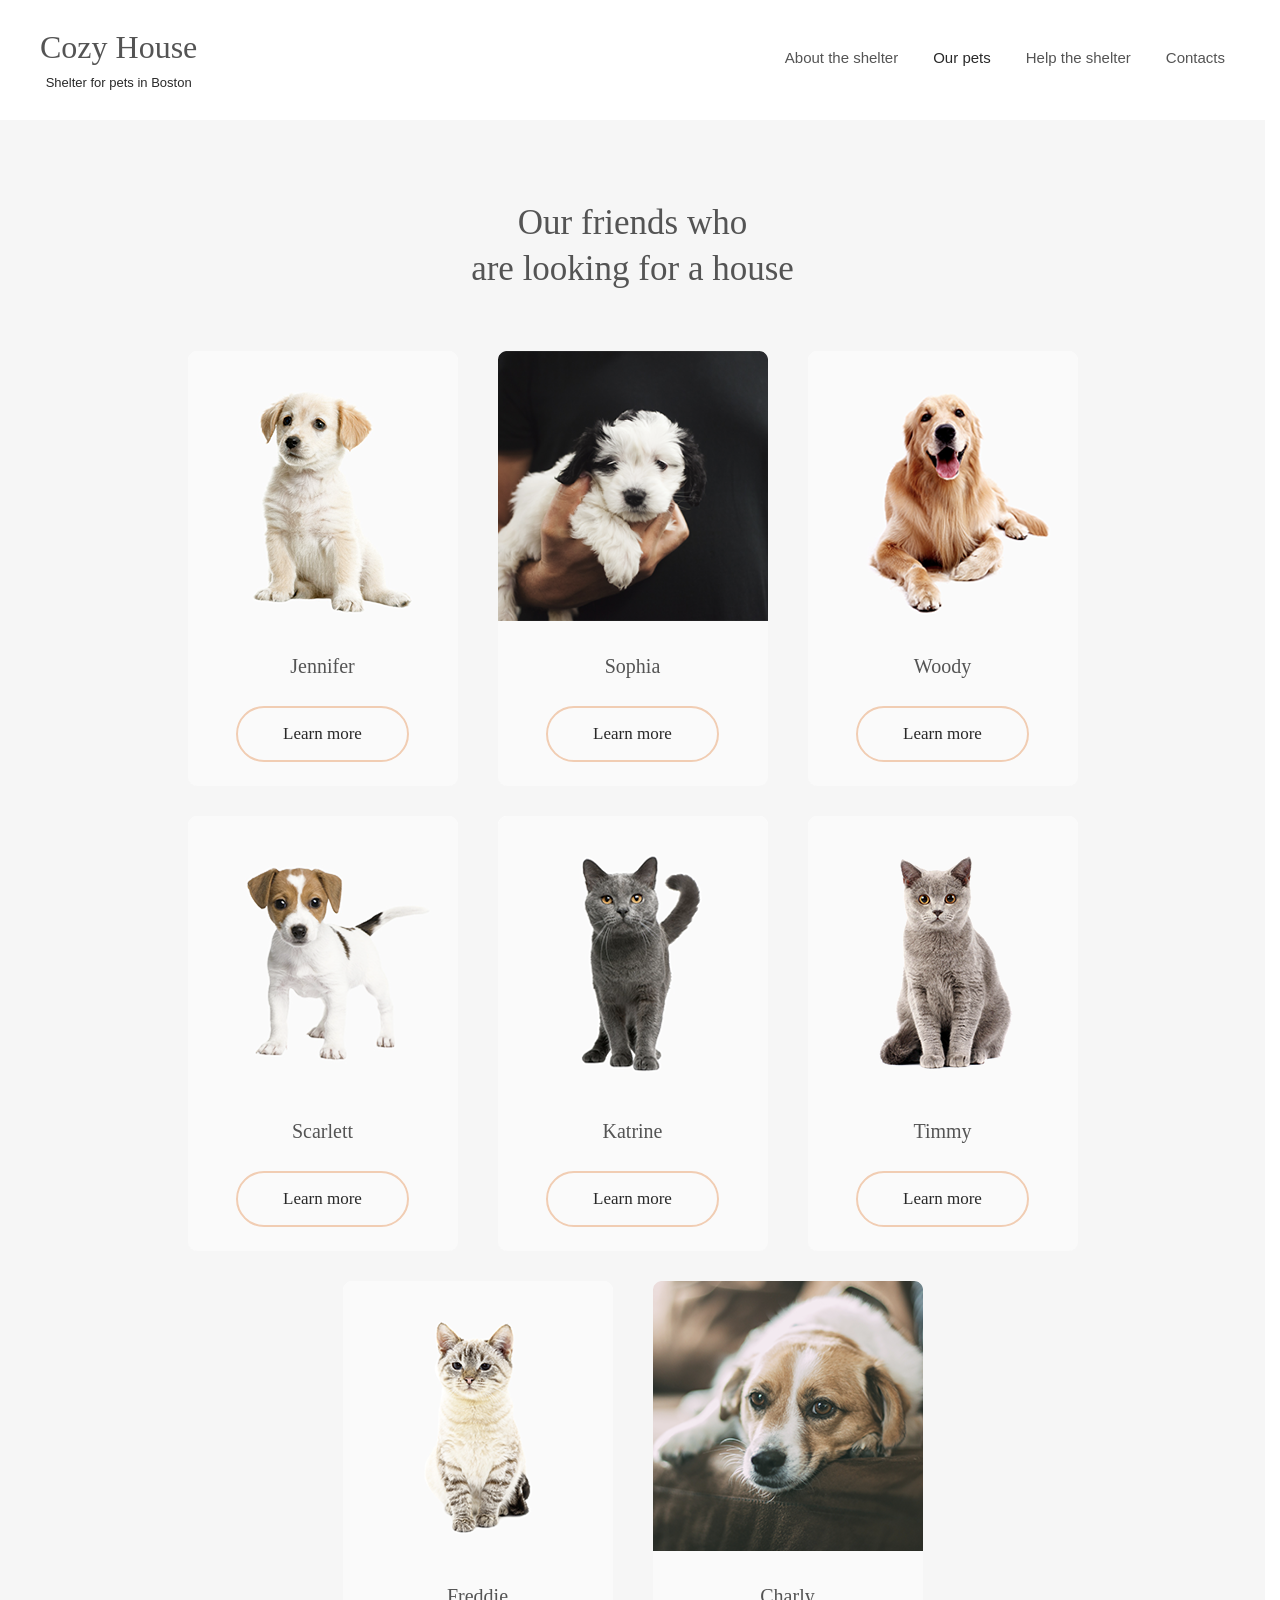
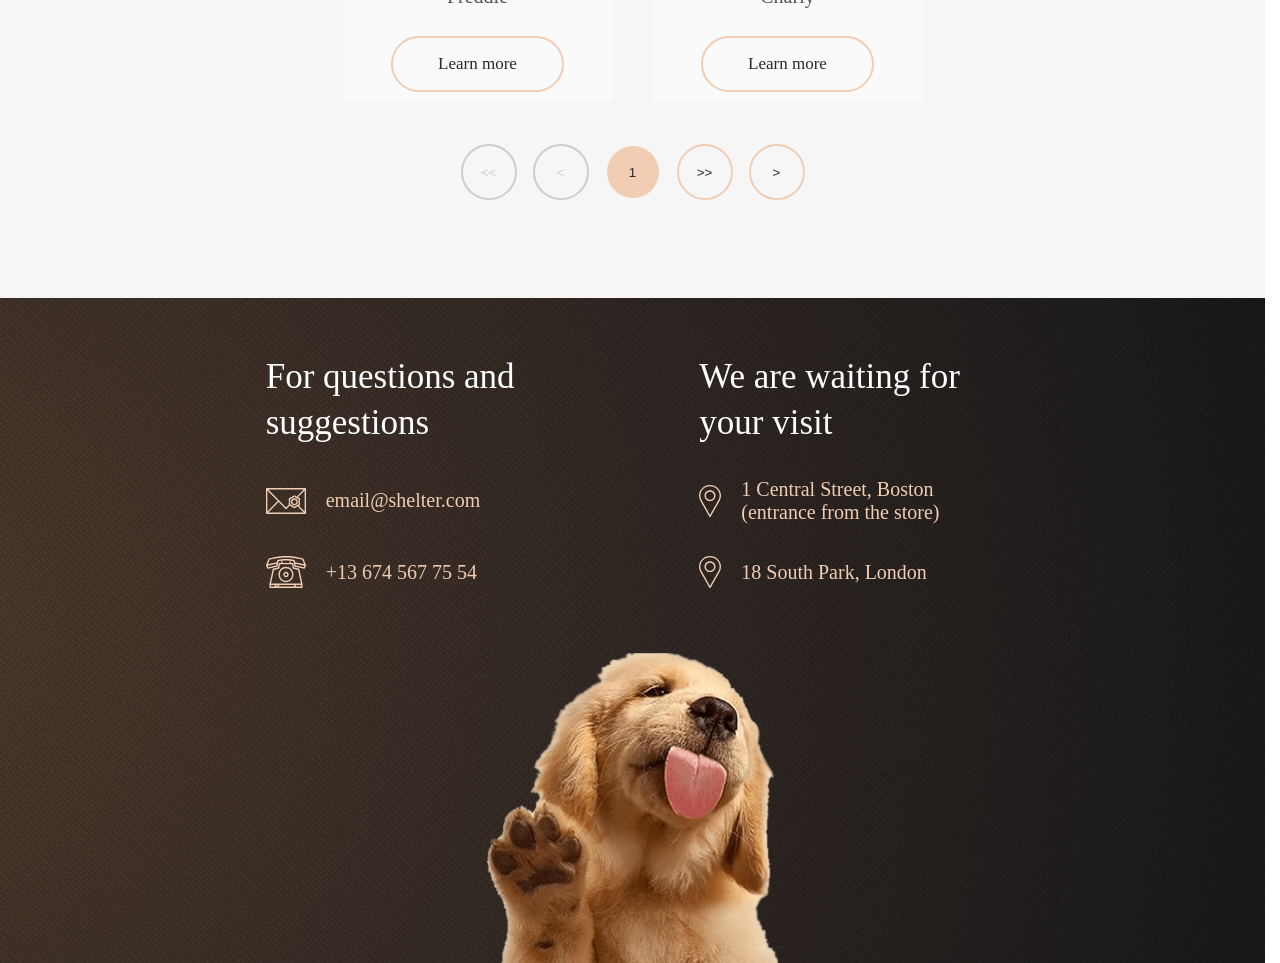
<file: src/pages/pets/index.html>
<!doctype html>
<html lang="en">
  <head>
    <meta charset="UTF-8" />
    <meta name="viewport" content="width=device-width, initial-scale=1.0" />
    <title>Our Pets</title>
    <link rel="stylesheet" href="style.css" />
    <link rel="stylesheet" href="../../components/pet-card/style.css" />
  </head>
  <body>
    <header class="pets-page__header">
      <a class="pets-page__header-logo" href="../main/index.html">
        <h1 class="logo-title pets-page__header-logo-title">Cozy House</h1>
        <h2 class="logo-subtitle pets-page__header-logo-subtitle">
          Shelter for pets in Boston
        </h2>
      </a>

      <nav class="pets-page__nav">
        <a class="p-l pets-page__nav-link" href="../main/index.html"
          >About the shelter</a
        >
        <a class="p-l pets-page__nav-link-selected">Our pets</a>
        <a class="p-l pets-page__nav-link" href="../main/index.html#help"
          >Help the shelter</a
        >
        <a class="p-l pets-page__nav-link" href="#contacts">Contacts</a>
      </nav>
      <button class="pets-page__nav-toggle" popovertarget="nav-panel-popover">
        <svg
          width="30"
          height="22"
          viewBox="0 0 30 22"
          fill="none"
          xmlns="http://www.w3.org/2000/svg"
        >
          <line y1="21" x2="30" y2="21" stroke="#000000" stroke-width="2" />
          <line y1="11" x2="30" y2="11" stroke="#000000" stroke-width="2" />
          <line y1="1" x2="30" y2="1" stroke="#000000" stroke-width="2" />
        </svg>
      </button>
    </header>

    <div id="nav-panel-popover" popover class="popover">
      <header class="popover__header">
        <button class="popover__close-button" popovertarget="nav-panel-popover">
          <svg
            width="30"
            height="30"
            viewBox="0 0 30 30"
            fill="none"
            xmlns="http://www.w3.org/2000/svg"
          >
            <line x1="24" y1="30" x2="24" stroke="#F1CDB3" stroke-width="2" />
            <line x1="14" y1="30" x2="14" stroke="#F1CDB3" stroke-width="2" />
            <line x1="4" y1="30" x2="4" stroke="#F1CDB3" stroke-width="2" />
          </svg>
        </button>
      </header>
      <nav class="popover__nav">
        <a class="p-mobile-menu popover__nav-link" href="../main/index.html"
          >About the shelter</a
        >
        <a class="p-mobile-menu popover__nav-link-selected">Our pets</a>
        <a
          class="p-mobile-menu popover__nav-link"
          href="../main/index.html#help"
          >Help the shelter</a
        >
        <a
          class="p-mobile-menu popover__nav-link"
          onclick="
            {
              document.getElementById('nav-panel-popover').hidePopover();
              window.location.href = '#contacts';
            }
          "
          >Contacts</a
        >
      </nav>
    </div>

    <main class="pets-page__pets">
      <h3 class="h3 pets-page__pets-header">
        Our friends who<br />
        are looking for a house
      </h3>
      <div class="pets-page__pets-table">
        <pet-card id="pet-0"></pet-card>
        <pet-card id="pet-1"></pet-card>
        <pet-card id="pet-2"></pet-card>
        <pet-card id="pet-3"></pet-card>
        <pet-card id="pet-4"></pet-card>
        <pet-card id="pet-5"></pet-card>
        <pet-card id="pet-6"></pet-card>
        <pet-card id="pet-7"></pet-card>
      </div>
      <div class="pets-page__pets-pagination">
        <button disabled class="button button-secondary button-short">
          &lt;&lt;
        </button>
        <button disabled class="button button-secondary button-short">
          &lt;
        </button>
        <button class="button button-primary button-short">1</button>
        <button class="button button-secondary button-short">&gt;&gt;</button>
        <button class="button button-secondary button-short">&gt;</button>
      </div>
    </main>
    <footer class="footer" id="contacts">
      <div class="footer-content">
        <div class="footer-content__contacts">
          <h3 class="h3 footer-contacts-title footer-title">
            For questions and suggestions
          </h3>
          <address class="footer-email footer-text">
            <img src="../../assets/icons/icon-email.svg" alt="email" />
            <a href="mailto:email@shelter.com" class="h4">
              email@shelter.com
            </a>
          </address>
          <address class="footer-phone footer-text">
            <img src="../../assets/icons/icon-phone.svg" alt="phone" />
            <a href="tel:+136745677554" class="h4">+13 674 567 75 54</a>
          </address>
        </div>
        <div class="footer-content__locations">
          <h3 class="h3 footer-address-title footer-title">
            We are waiting for your visit
          </h3>
          <address class="footer-boston footer-text">
            <img src="../../assets/icons/icon-marker.svg" alt="address" />
            <a
              class="h4"
              target="_blank"
              href="https://maps.app.goo.gl/WQnbQ7XurT7bQBZA7"
            >
              1 Central Street, Boston (entrance from the store)
            </a>
          </address>
          <address class="footer-london footer-text">
            <img src="../../assets/icons/icon-marker.svg" alt="address" />
            <a
              class="h4"
              target="_blank"
              href="https://maps.app.goo.gl/4pz6gxMfi2WWw6oCA"
              >18 South Park, London</a
            >
          </address>
        </div>
      </div>
      <img
        class="footer-image"
        src="../../assets/images/footer-puppy.png"
        alt="puppy picture"
      />
    </footer>
    <script type="module" src="script.js"></script>
  </body>
</html>
</file>
<file: src/pages/pets/style.css>
@import "../../styles/base.css";

/*pets page header*/

.pets-page__header {
  height: 120px;
  padding: 30px 40px;
  display: flex;
  justify-content: space-between;
}

.pets-page__header-logo {
  display: flex;
  flex-direction: column;
  justify-content: space-between;
  font-weight: normal;
}

.pets-page__header-logo-title {
  color: var(--color-dark-l);
  cursor: url(../../assets/cursor/pointer.svg), auto;
}

.pets-page__header-logo-subtitle {
  text-align: center;
  cursor: url(../../assets/cursor/pointer.svg), auto;
  color: var(--color-dark-3xl);
}

.pets-page__nav {
  display: flex;
  gap: 35px;
  padding: 16px 0 20px;
}

.pets-page__nav-link {
  color: var(--color-dark-l);
  position: relative;
}

.pets-page__nav-link-selected {
  color: var(--color-dark-3xl);
  pointer-events: none;
}

.pets-page__nav-link:hover::after {
  content: "";
  position: absolute;
  left: 0;
  bottom: -4px;
  width: 100%;
  height: 3px;
  background-color: var(--color-primary);
}

.pets-page__nav-toggle {
  display: none;
}

/* pets page main */

.pets-page__pets {
  display: flex;
  flex-direction: column;
  gap: 45px;
  align-items: center;
  padding: 80px 40px 100px;
  background-color: var(--color-light-l);
}

.pets-page__pets-header {
  max-width: 400px;
  color: var(--color-dark-l);
  text-align: center;
}

.pets-page__pets-table {
  padding: 15px 0;
  display: flex;
  max-width: 1200px;
  max-height: 1365px;
  overflow: hidden;
  gap: 30px 40px;
  flex-wrap: wrap;
  justify-content: center;
}

.pets-page__pets-pagination {
  display: flex;
  gap: 20px;
}

@media (max-width: 768px) {
  .pets-page__pets {
    padding: 80px 30px 76px;
    gap: 30px;
  }

  .pets-page__header {
    padding: 30px;
  }

  .pets-page__pets-table {
    padding: 0;
  }

  .pets-page__pets-pagination {
    margin-top: 10px;
  }
}

/* main page header nav panel */
@media (max-width: 700px) {
  .pets-page__nav {
    display: none;
  }

  .pets-page__nav-toggle {
    display: initial;
    background: none;
    border: 0;
  }

  .pets-page__nav-toggle:hover * {
    cursor: url(../../assets/cursor/pointer.svg), auto;
  }
}

@media (max-width: 375px) {
  .pets-page__pets-pagination {
    margin: 0;
    gap: 10px;
  }
}

@media (max-width: 320px) {
  .pets-page__pets {
    padding: 42px 10px;
    gap: 42px;
  }
}
</file>
<file: src/components/pet-card/style.css>
@import "../../styles/base.css";
.card {
  display: flex;
  flex-direction: column;
  width: 270px;
  height: 435px;
  background: var(--color-light-s);
  border-radius: 9px;
  align-items: center;
  gap: 30px;
}

.card-name {
  color: var(--color-dark-l);
  font-family: "Georgia";
  font-weight: normal;
  font-size: 20px;
  line-height: normal;
  letter-spacing: 6%;
}

.card-modal-window {
  position: fixed;
  top: 50%;
  left: 50%;
  transform: translate(-50%, -50%);
  width: max-content;
  overflow: visible;
  border: none;
  border-radius: 9px;
  color: black;
}

.card-modal-window::backdrop {
  background-color: var(--color-dark-3xl);
  opacity: 60%;
}

.card-modal-window-content {
  display: grid;
  grid-template-columns: 1.25fr 1fr;
}

.card-modal-img {
  display: flex;
  width: -moz-available;
  width: stretch;
  height: -webkit-fill-available;
  height: fill-available;
}

.card-modal-img img {
  border-top-left-radius: 9px;
  border-bottom-left-radius: 9px;
  align-self: center;
  width: 100%;
}

.card-modal-text {
  max-width: 400px;
  max-height: 500px;
  padding: 50px 20px 90px 30px;
  display: flex;
  flex-direction: column;
  gap: 40px;
}

.card-modal-text-title {
  display: flex;
  flex-direction: column;
  gap: 10px;
}

.card-modal-list {
  padding-left: 15px;
  display: flex;
  flex-direction: column;
  gap: 12px;
}

.card-modal-list li::marker {
  color: var(--color-primary);
}

.card-modal-close-button {
  position: absolute;
  top: 0;
  right: 0;
  transform: translate(calc(100% - 10px), -100%);
}

@media (max-width: 950px) {
  .card-modal-text {
    padding: 10px 9px 37px 11px;
    gap: 20px;
    max-width: 280px;
  }

  .card-modal-description {
    font-size: 13px;
  }

  .card-modal-list {
    gap: 6px;
  }
}

@media (max-width: 720px) {
  .card-modal-window-content {
    display: block;
  }

  .card-modal-img {
    display: none;
  }

  .card-modal-text {
    padding: 10px;
    max-width: 240px;
  }

  .card-modal-text-title {
    text-align: center;
  }

  .card-modal-description {
    text-align: justify;
  }

  .card-modal-close-button {
    transform: translate(calc(100% - 20px), -100%);
  }
}
</file>
